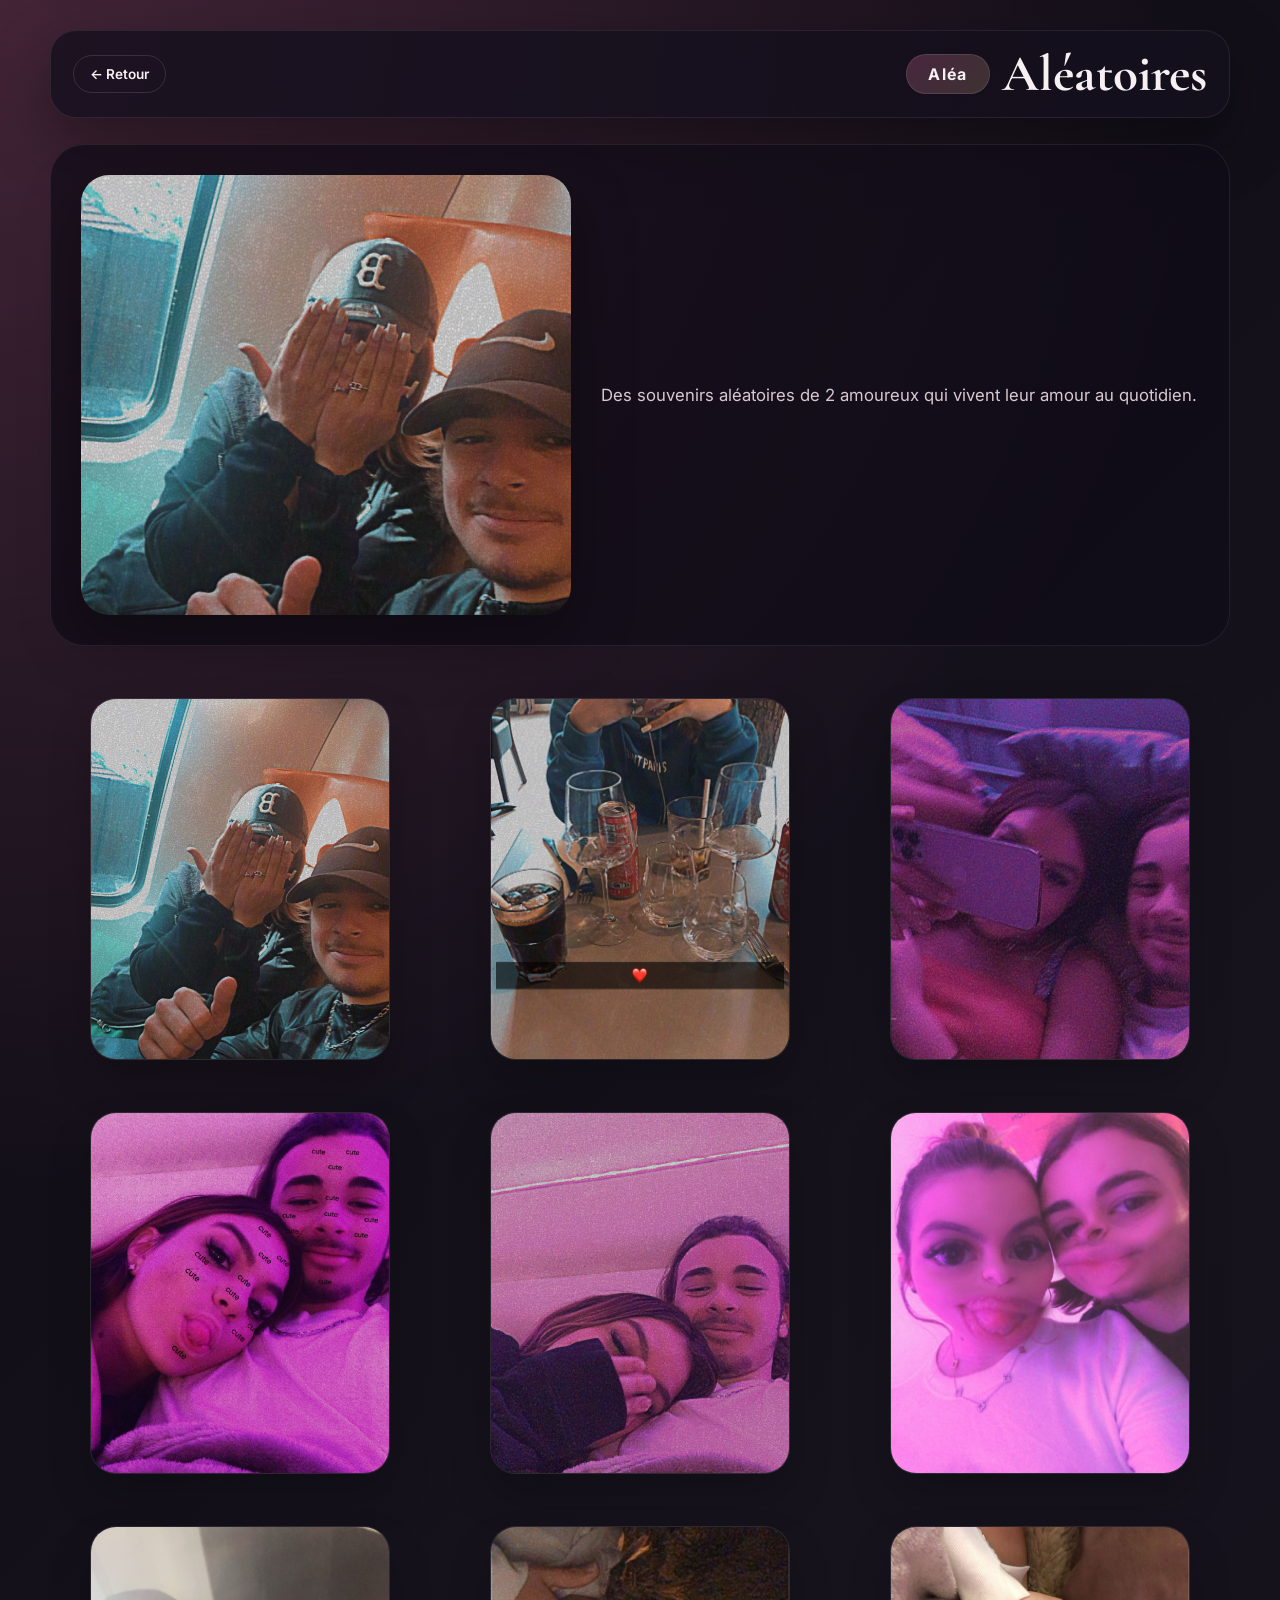
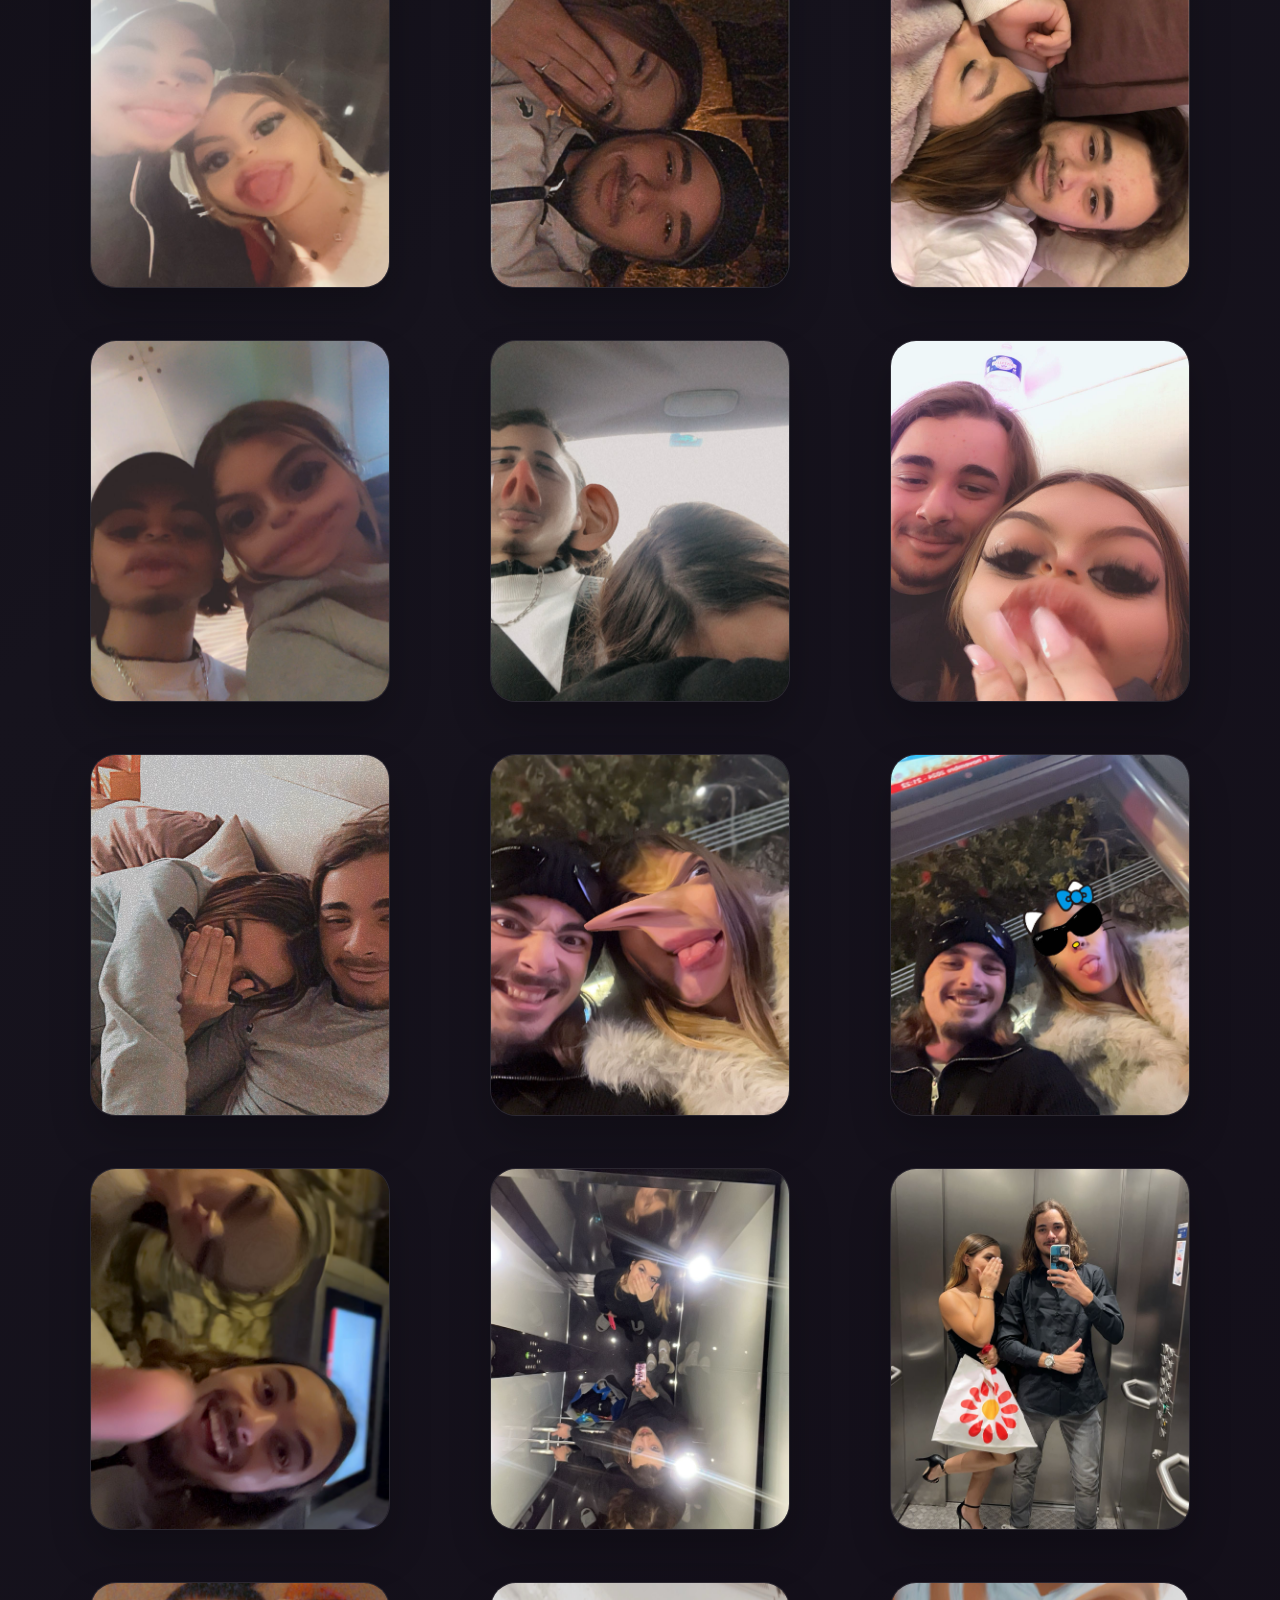
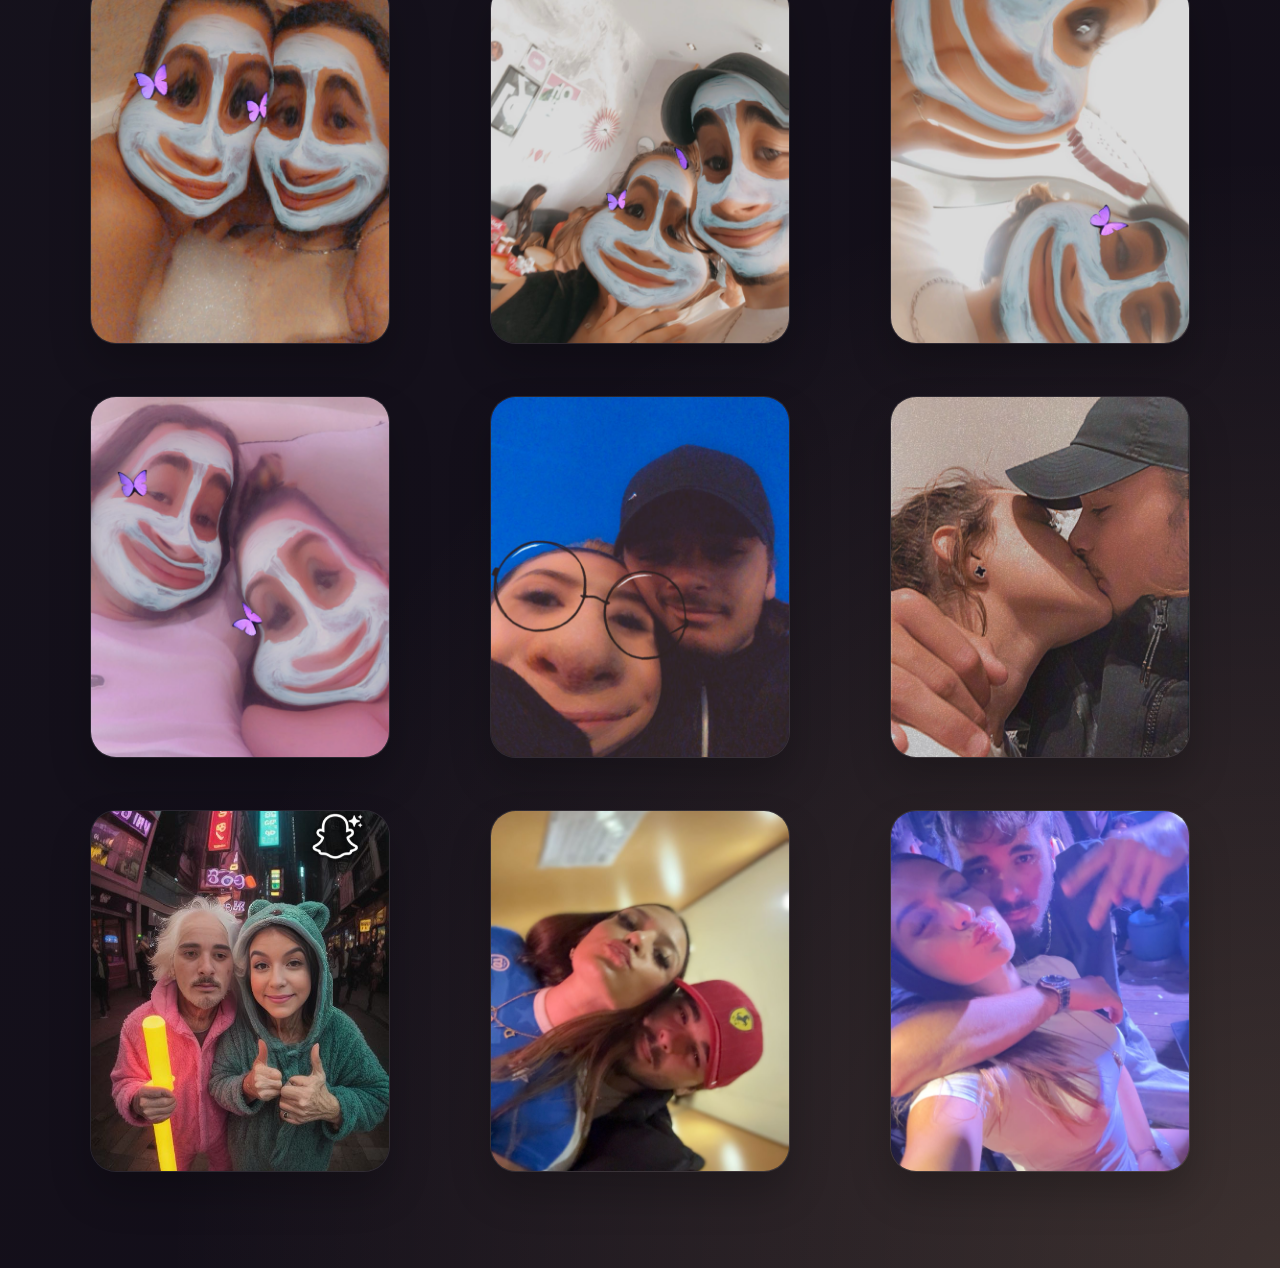
<file: aleatoire.html>
<!DOCTYPE html>
<html lang="fr">
  <head>
    <meta charset="UTF-8" />
    <meta name="viewport" content="width=device-width, initial-scale=1.0" />
    <title>Aléatoire</title>
    <meta name="description" content="Photos aléatoires de notre histoire." />
    <link rel="preconnect" href="https://fonts.googleapis.com" />
    <link rel="preconnect" href="https://fonts.gstatic.com" crossorigin />
    <link href="https://fonts.googleapis.com/css2?family=Cormorant+Garamond:wght@400;500;600;700&family=Inter:wght@400;500;600;700&display=swap" rel="stylesheet" />
    <link rel="stylesheet" href="style.css" />
  </head>
  <body class="story-body">
    <div class="story-page-shell">
      <header class="story-header">
        <a class="story-back" href="index.html">← Retour</a>
        <div class="story-title-wrap">
          <span class="story-tag">Aléa</span>
          <h1>Aléatoires</h1>
        </div>
      </header>

      <main>
        <section class="story-hero">
          <img src="photo_aleatoire/IMG_1151.JPG" alt="Photo aléatoire" />
          <div class="story-copy">
            <p>Des souvenirs aléatoires de 2 amoureux qui vivent leur amour au quotidien.</p>
          </div>
        </section>

        <section class="story-gallery" aria-label="Galerie aléatoire">
          <figure class="story-card"><img src="photo_aleatoire/IMG_1151.JPG" alt="Photo aléatoire 1" loading="lazy" /></figure>
          <figure class="story-card"><img src="photo_aleatoire/IMG_1152.JPG" alt="Photo aléatoire 2" loading="lazy" /></figure>
          <figure class="story-card"><img src="photo_aleatoire/IMG_1153.JPG" alt="Photo aléatoire 3" loading="lazy" /></figure>
          <figure class="story-card"><img src="photo_aleatoire/IMG_1154.JPG" alt="Photo aléatoire 4" loading="lazy" /></figure>
          <figure class="story-card"><img src="photo_aleatoire/IMG_1155.JPG" alt="Photo aléatoire 5" loading="lazy" /></figure>
          <figure class="story-card"><img src="photo_aleatoire/IMG_1156.JPG" alt="Photo aléatoire 6" loading="lazy" /></figure>
          <figure class="story-card"><img src="photo_aleatoire/IMG_1157.JPG" alt="Photo aléatoire 7" loading="lazy" /></figure>
          <figure class="story-card"><img src="photo_aleatoire/IMG_1158.JPG" alt="Photo aléatoire 8" loading="lazy" /></figure>
          <figure class="story-card"><img src="photo_aleatoire/IMG_1159.JPG" alt="Photo aléatoire 9" loading="lazy" /></figure>
          <figure class="story-card"><img src="photo_aleatoire/IMG_1160.JPG" alt="Photo aléatoire 10" loading="lazy" /></figure>
          <figure class="story-card"><img src="photo_aleatoire/IMG_1161.JPG" alt="Photo aléatoire 11" loading="lazy" /></figure>
          <figure class="story-card"><img src="photo_aleatoire/IMG_1162.JPG" alt="Photo aléatoire 12" loading="lazy" /></figure>
          <figure class="story-card"><img src="photo_aleatoire/IMG_1163.JPG" alt="Photo aléatoire 13" loading="lazy" /></figure>
          <figure class="story-card"><img src="photo_aleatoire/IMG_1164.JPG" alt="Photo aléatoire 14" loading="lazy" /></figure>
          <figure class="story-card"><img src="photo_aleatoire/IMG_1165.JPG" alt="Photo aléatoire 15" loading="lazy" /></figure>
          <figure class="story-card"><img src="photo_aleatoire/IMG_1166.JPG" alt="Photo aléatoire 16" loading="lazy" /></figure>
          <figure class="story-card"><img src="photo_aleatoire/IMG_1167.JPG" alt="Photo aléatoire 17" loading="lazy" /></figure>
          <figure class="story-card"><img src="photo_aleatoire/IMG_1168.JPG" alt="Photo aléatoire 18" loading="lazy" /></figure>
          <figure class="story-card"><img src="photo_aleatoire/IMG_1169.JPG" alt="Photo aléatoire 19" loading="lazy" /></figure>
          <figure class="story-card"><img src="photo_aleatoire/IMG_1170.JPG" alt="Photo aléatoire 20" loading="lazy" /></figure>
          <figure class="story-card"><img src="photo_aleatoire/IMG_1171.JPG" alt="Photo aléatoire 21" loading="lazy" /></figure>
          <figure class="story-card"><img src="photo_aleatoire/IMG_1172.JPG" alt="Photo aléatoire 22" loading="lazy" /></figure>
          <figure class="story-card"><img src="photo_aleatoire/IMG_1173.JPG" alt="Photo aléatoire 23" loading="lazy" /></figure>
          <figure class="story-card"><img src="photo_aleatoire/IMG_1174.JPG" alt="Photo aléatoire 24" loading="lazy" /></figure>
          <figure class="story-card"><img src="photo_aleatoire/IMG_1175.JPG" alt="Photo aléatoire 25" loading="lazy" /></figure>
          <figure class="story-card"><img src="photo_aleatoire/IMG_1176.JPG" alt="Photo aléatoire 26" loading="lazy" /></figure>
          <figure class="story-card"><img src="photo_aleatoire/IMG_1177.JPG" alt="Photo aléatoire 27" loading="lazy" /></figure>
        </section>
      </main>
    </div>

    <script>
      (() => {
        document.querySelectorAll('.lightbox, #lightbox').forEach((el) => el.remove());

        const modal = document.createElement('div');
        modal.id = 'fullImageModal';
        modal.setAttribute('aria-hidden', 'true');
        modal.style.position = 'fixed';
        modal.style.inset = '0';
        modal.style.display = 'none';
        modal.style.alignItems = 'center';
        modal.style.justifyContent = 'center';
        modal.style.padding = '32px';
        modal.style.background = 'rgba(10, 8, 14, 0.9)';
        modal.style.zIndex = '2147483647';
        modal.style.cursor = 'zoom-out';

        const closeBtn = document.createElement('button');
        closeBtn.type = 'button';
        closeBtn.setAttribute('aria-label', 'Fermer');
        closeBtn.textContent = '×';
        closeBtn.style.position = 'absolute';
        closeBtn.style.top = '20px';
        closeBtn.style.right = '20px';
        closeBtn.style.width = '46px';
        closeBtn.style.height = '46px';
        closeBtn.style.border = '0';
        closeBtn.style.borderRadius = '50%';
        closeBtn.style.background = 'rgba(255,255,255,0.12)';
        closeBtn.style.color = '#fff';
        closeBtn.style.fontSize = '2rem';
        closeBtn.style.cursor = 'pointer';

        const img = document.createElement('img');
        img.alt = '';
        img.style.maxWidth = '92vw';
        img.style.maxHeight = '90vh';
        img.style.objectFit = 'contain';
        img.style.borderRadius = '20px';
        img.style.boxShadow = '0 30px 70px rgba(0,0,0,0.45)';
        img.style.background = 'rgba(255,255,255,0.04)';

        modal.appendChild(closeBtn);
        modal.appendChild(img);
        document.body.appendChild(modal);

        let modalScrollY = 0;

        const closeModal = () => {
          modal.classList.remove('is-open');
          modal.style.display = 'none';
          modal.style.pointerEvents = 'none';
          modal.setAttribute('aria-hidden', 'true');
          document.body.classList.remove('lightbox-open');
          document.documentElement.classList.remove('lightbox-open');
          window.scrollTo({ top: modalScrollY, left: 0, behavior: 'auto' });
        };

        document.querySelectorAll('img').forEach((image) => {
          if (image.closest('#fullImageModal')) return;
          image.style.cursor = 'zoom-in';
          image.addEventListener('click', () => {
            const src = image.getAttribute('src');
            if (!src) return;
            modalScrollY = window.scrollY || window.pageYOffset || 0;
            img.src = src;
            img.alt = image.getAttribute('alt') || '';
            modal.classList.add('is-open');
            modal.style.display = 'flex';
            modal.style.pointerEvents = 'auto';
            modal.setAttribute('aria-hidden', 'false');
            document.body.classList.add('lightbox-open');
            document.documentElement.classList.add('lightbox-open');
          });
        });

        closeBtn.addEventListener('click', closeModal);
        modal.addEventListener('click', (event) => {
          if (event.target === modal) closeModal();
        });

        document.addEventListener('keydown', (event) => {
          if (event.key === 'Escape') closeModal();
        });
      })();
    </script>
  </body>
</html>
</file>
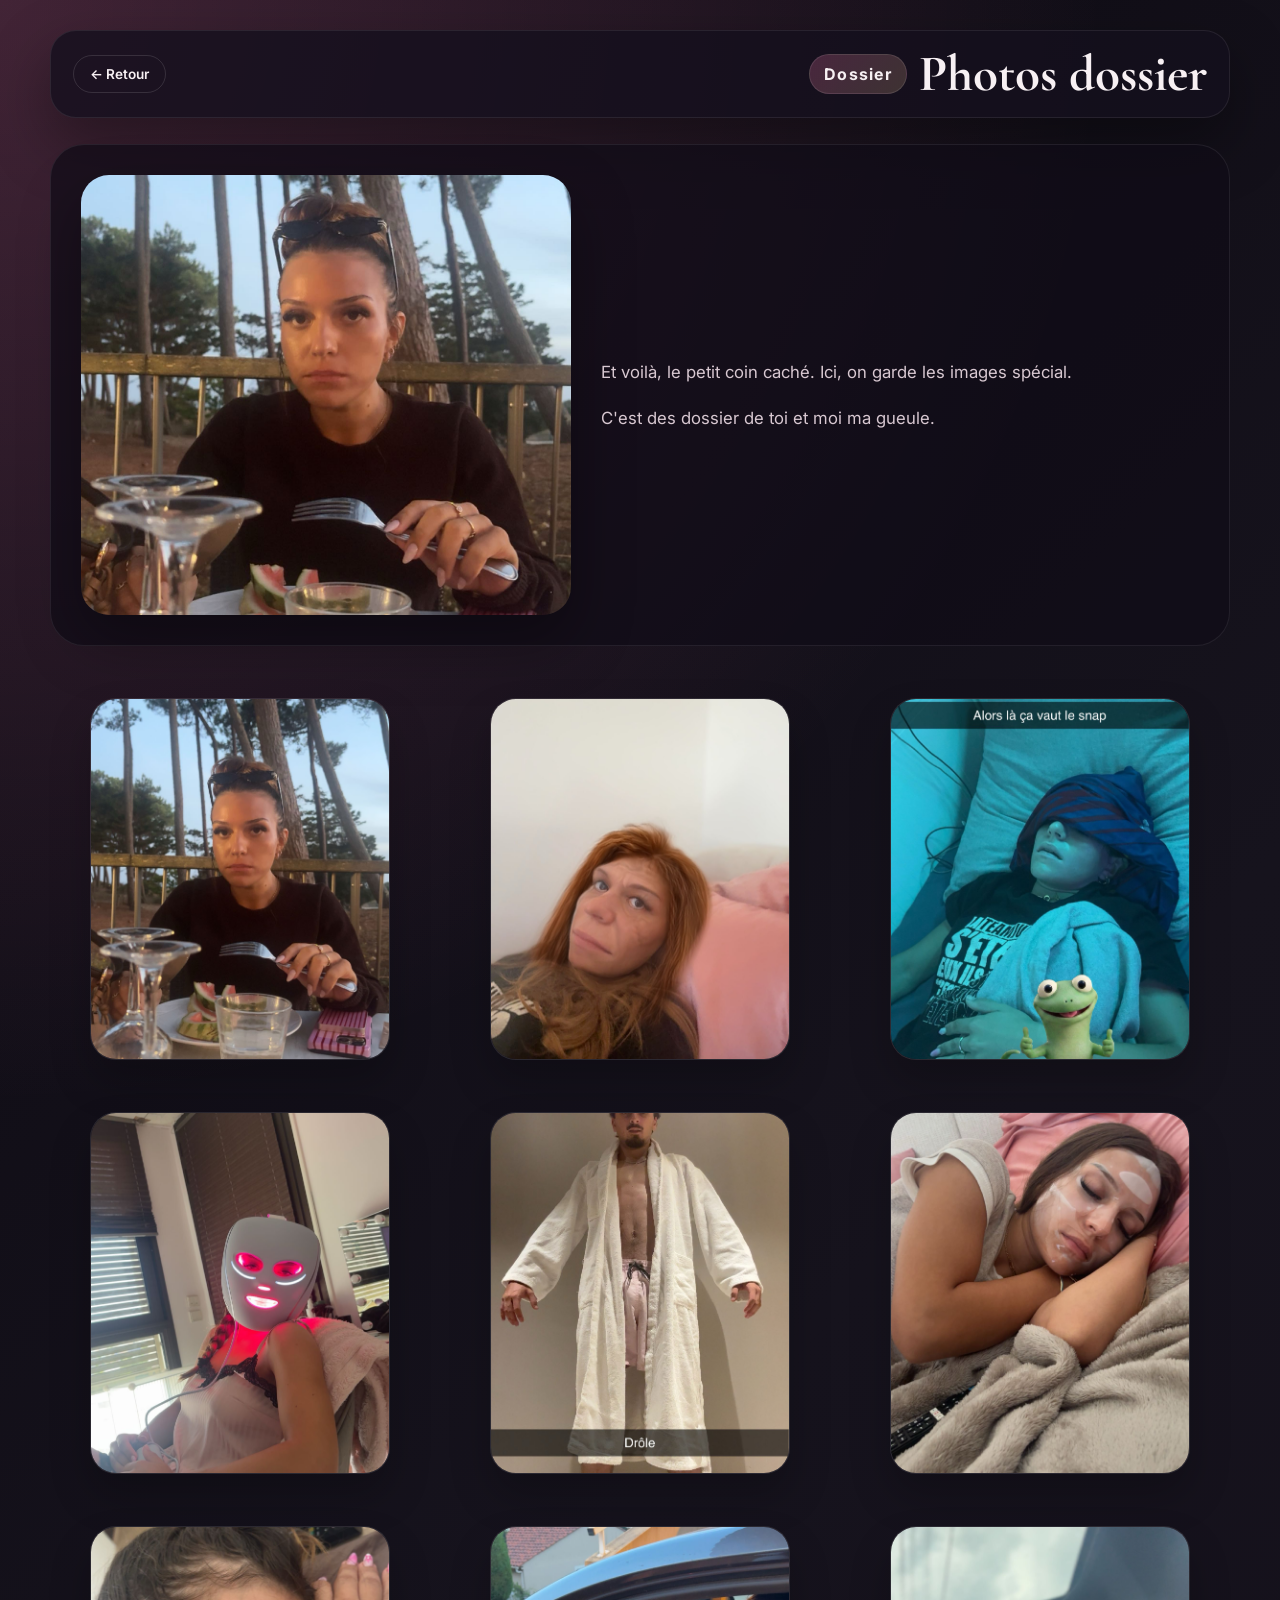
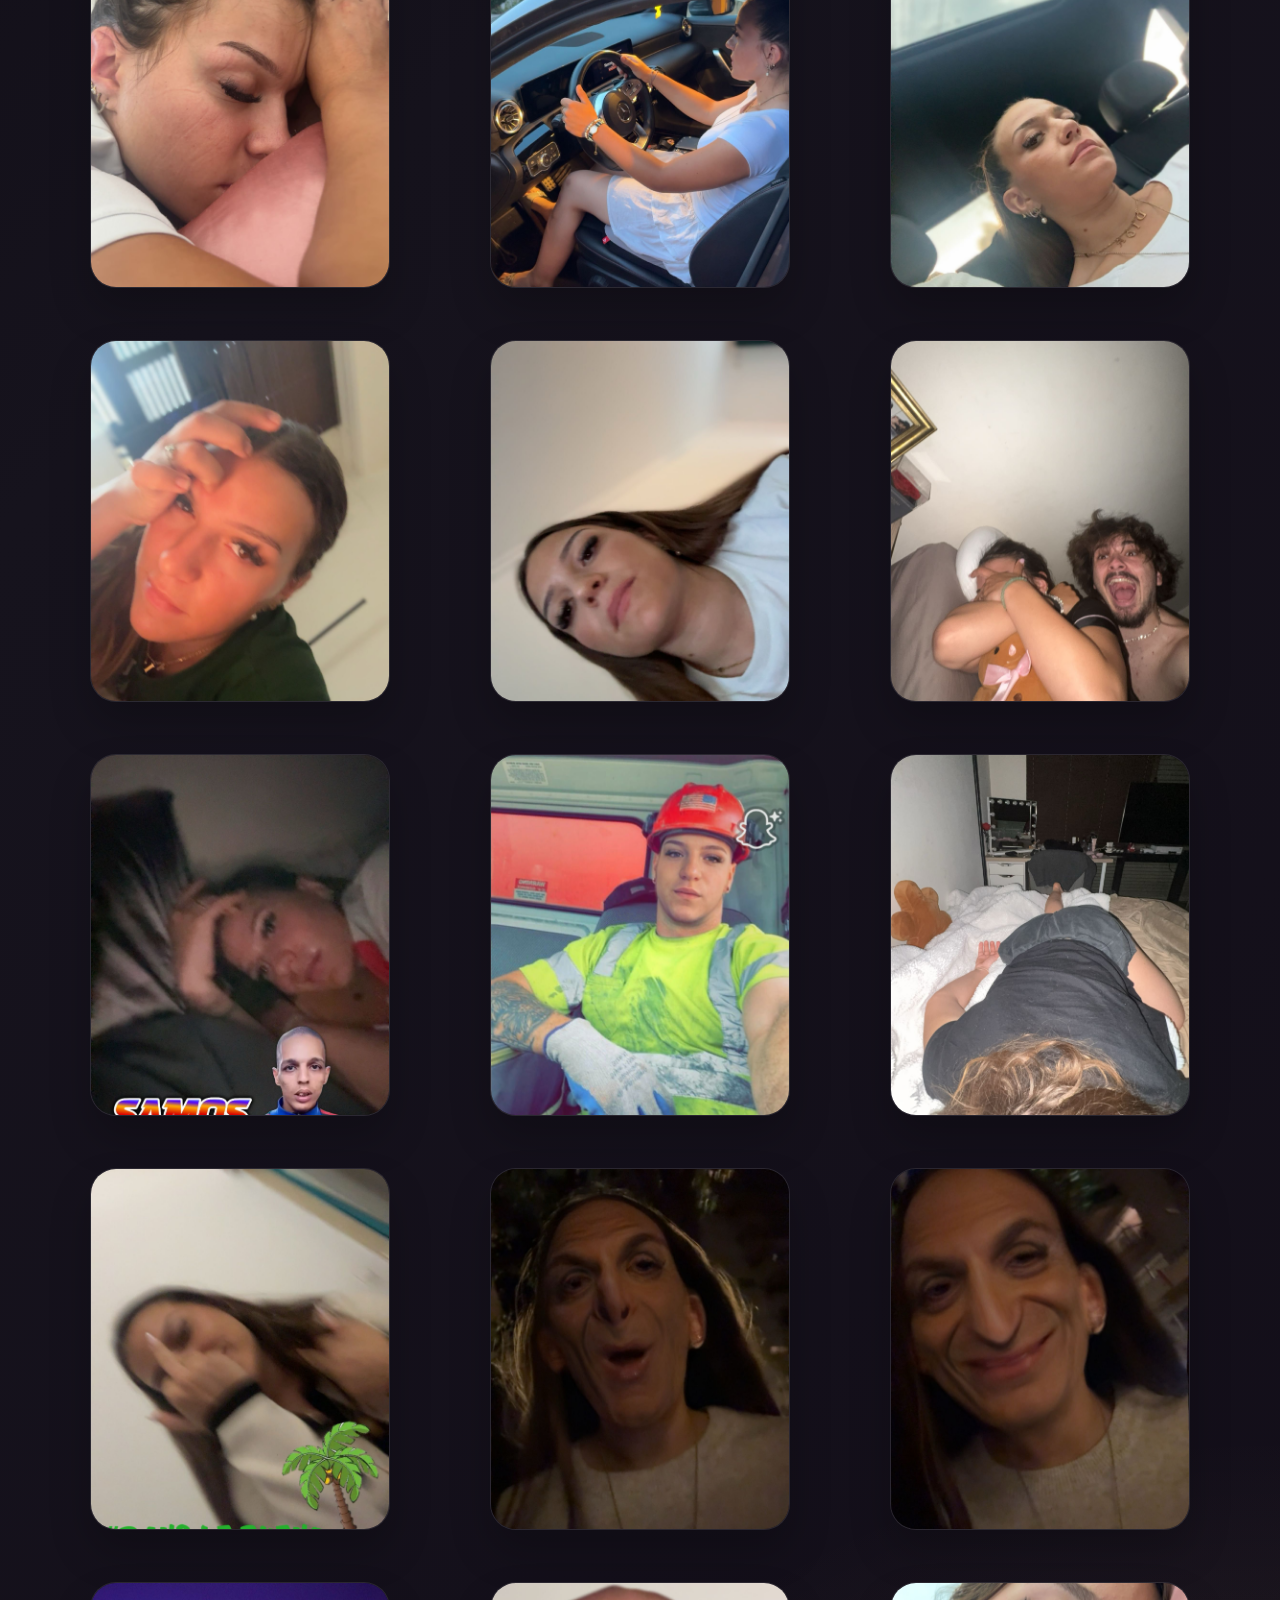
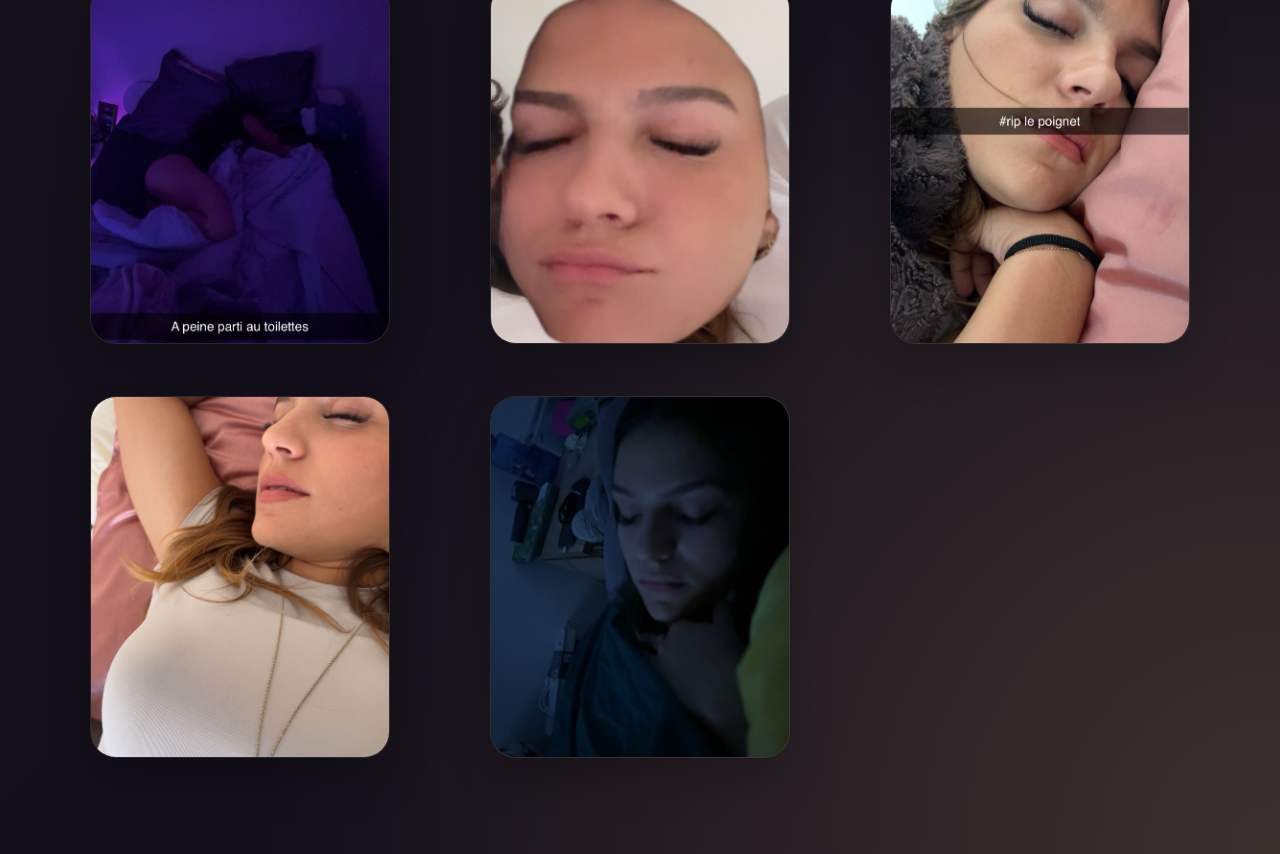
<file: dossier.html>
<!DOCTYPE html>
<html lang="fr">
  <head>
    <meta charset="UTF-8" />
    <meta name="viewport" content="width=device-width, initial-scale=1.0" />
    <title>Photos du dossier</title>
    <meta name="description" content="Galerie cachée des photos du dossier." />
    <link rel="preconnect" href="https://fonts.googleapis.com" />
    <link rel="preconnect" href="https://fonts.gstatic.com" crossorigin />
    <link href="https://fonts.googleapis.com/css2?family=Cormorant+Garamond:wght@400;500;600;700&family=Inter:wght@400;500;600;700&display=swap" rel="stylesheet" />
    <link rel="stylesheet" href="style.css" />
  </head>
  <body class="story-body">
    <div class="story-page-shell">
      <header class="story-header">
        <a class="story-back" href="index.html">← Retour</a>
        <div class="story-title-wrap">
          <span class="story-tag">Dossier</span>
          <h1>Photos dossier</h1>
        </div>
      </header>

      <main>
        <section class="story-hero">
          <img src="photo_dossier/IMG_1179.JPG" alt="Photo du dossier" />
          <div class="story-copy">
            <p>Et voilà, le petit coin caché. Ici, on garde les images spécial.</p>
            <p>C'est des dossier de toi et moi ma gueule.</p>
          </div>
        </section>

        <section class="story-gallery" aria-label="Galerie du dossier">
          <figure class="story-card"><img src="photo_dossier/IMG_1179.JPG" alt="Photo dossier 1" loading="lazy" /></figure>
          <figure class="story-card"><img src="photo_dossier/IMG_1180.JPG" alt="Photo dossier 2" loading="lazy" /></figure>
          <figure class="story-card"><img src="photo_dossier/IMG_1181.JPG" alt="Photo dossier 3" loading="lazy" /></figure>
          <figure class="story-card"><img src="photo_dossier/IMG_1182.JPG" alt="Photo dossier 4" loading="lazy" /></figure>
          <figure class="story-card"><img src="photo_dossier/IMG_1183.JPG" alt="Photo dossier 5" loading="lazy" /></figure>
          <figure class="story-card"><img src="photo_dossier/IMG_1184.JPG" alt="Photo dossier 6" loading="lazy" /></figure>
          <figure class="story-card"><img src="photo_dossier/IMG_1185.JPG" alt="Photo dossier 7" loading="lazy" /></figure>
          <figure class="story-card"><img src="photo_dossier/IMG_1186.JPG" alt="Photo dossier 8" loading="lazy" /></figure>
          <figure class="story-card"><img src="photo_dossier/IMG_1187.JPG" alt="Photo dossier 9" loading="lazy" /></figure>
          <figure class="story-card"><img src="photo_dossier/IMG_1188.JPG" alt="Photo dossier 10" loading="lazy" /></figure>
          <figure class="story-card"><img src="photo_dossier/IMG_1189.JPG" alt="Photo dossier 11" loading="lazy" /></figure>
          <figure class="story-card"><img src="photo_dossier/IMG_1190.JPG" alt="Photo dossier 12" loading="lazy" /></figure>
          <figure class="story-card"><img src="photo_dossier/IMG_1191.JPG" alt="Photo dossier 13" loading="lazy" /></figure>
          <figure class="story-card"><img src="photo_dossier/IMG_1192.JPG" alt="Photo dossier 14" loading="lazy" /></figure>
          <figure class="story-card"><img src="photo_dossier/IMG_1193.JPG" alt="Photo dossier 15" loading="lazy" /></figure>
          <figure class="story-card"><img src="photo_dossier/IMG_1194.JPG" alt="Photo dossier 16" loading="lazy" /></figure>
          <figure class="story-card"><img src="photo_dossier/IMG_1195.JPG" alt="Photo dossier 17" loading="lazy" /></figure>
          <figure class="story-card"><img src="photo_dossier/IMG_1196.JPG" alt="Photo dossier 18" loading="lazy" /></figure>
          <figure class="story-card"><img src="photo_dossier/IMG_1197.JPG" alt="Photo dossier 19" loading="lazy" /></figure>
          <figure class="story-card"><img src="photo_dossier/IMG_1198.JPG" alt="Photo dossier 20" loading="lazy" /></figure>
          <figure class="story-card"><img src="photo_dossier/IMG_1199.JPG" alt="Photo dossier 21" loading="lazy" /></figure>
          <figure class="story-card"><img src="photo_dossier/IMG_1200.JPG" alt="Photo dossier 22" loading="lazy" /></figure>
          <figure class="story-card"><img src="photo_dossier/IMG_1201.JPG" alt="Photo dossier 23" loading="lazy" /></figure>
        </section>
      </main>
    </div>

    <script>
      (() => {
        document.querySelectorAll('.lightbox, #lightbox').forEach((el) => el.remove());

        const modal = document.createElement('div');
        modal.id = 'fullImageModal';
        modal.setAttribute('aria-hidden', 'true');
        modal.style.position = 'fixed';
        modal.style.inset = '0';
        modal.style.display = 'none';
        modal.style.alignItems = 'center';
        modal.style.justifyContent = 'center';
        modal.style.padding = '32px';
        modal.style.background = 'rgba(10, 8, 14, 0.9)';
        modal.style.zIndex = '2147483647';
        modal.style.cursor = 'zoom-out';

        const closeBtn = document.createElement('button');
        closeBtn.type = 'button';
        closeBtn.setAttribute('aria-label', 'Fermer');
        closeBtn.textContent = '×';
        closeBtn.style.position = 'absolute';
        closeBtn.style.top = '20px';
        closeBtn.style.right = '20px';
        closeBtn.style.width = '46px';
        closeBtn.style.height = '46px';
        closeBtn.style.border = '0';
        closeBtn.style.borderRadius = '50%';
        closeBtn.style.background = 'rgba(255,255,255,0.12)';
        closeBtn.style.color = '#fff';
        closeBtn.style.fontSize = '2rem';
        closeBtn.style.cursor = 'pointer';

        const img = document.createElement('img');
        img.alt = '';
        img.style.maxWidth = '92vw';
        img.style.maxHeight = '90vh';
        img.style.objectFit = 'contain';
        img.style.borderRadius = '20px';
        img.style.boxShadow = '0 30px 70px rgba(0,0,0,0.45)';
        img.style.background = 'rgba(255,255,255,0.04)';

        modal.appendChild(closeBtn);
        modal.appendChild(img);
        document.body.appendChild(modal);

        let modalScrollY = 0;

        const closeModal = () => {
          modal.classList.remove('is-open');
          modal.style.display = 'none';
          modal.style.pointerEvents = 'none';
          modal.setAttribute('aria-hidden', 'true');
          document.body.classList.remove('lightbox-open');
          document.documentElement.classList.remove('lightbox-open');
          window.scrollTo({ top: modalScrollY, left: 0, behavior: 'auto' });
        };

        document.querySelectorAll('img').forEach((image) => {
          if (image.closest('#fullImageModal')) return;
          image.style.cursor = 'zoom-in';
          image.addEventListener('click', () => {
            const src = image.getAttribute('src');
            if (!src) return;
            modalScrollY = window.scrollY || window.pageYOffset || 0;
            img.src = src;
            img.alt = image.getAttribute('alt') || '';
            modal.classList.add('is-open');
            modal.style.display = 'flex';
            modal.style.pointerEvents = 'auto';
            modal.setAttribute('aria-hidden', 'false');
            document.body.classList.add('lightbox-open');
            document.documentElement.classList.add('lightbox-open');
          });
        });

        closeBtn.addEventListener('click', closeModal);
        modal.addEventListener('click', (event) => {
          if (event.target === modal) closeModal();
        });

        document.addEventListener('keydown', (event) => {
          if (event.key === 'Escape') closeModal();
        });
      })();
    </script>
  </body>
</html>
</file>
<file: style.css>
:root {
  --bg: #120f1a;
  --panel: rgba(23, 18, 32, 0.8);
  --panel-strong: rgba(33, 27, 43, 0.96);
  --line: rgba(255, 255, 255, 0.08);
  --text: #f7f0f3;
  --muted: #d8c8d1;
  --soft: #f9c5d5;
  --pink: #ff7ab6;
  --rose: #ff9ec3;
  --gold: #f8d39a;
  --shadow: 0 25px 60px rgba(0, 0, 0, 0.35);
}

* {
  box-sizing: border-box;
}

html {
  scroll-behavior: smooth;
}

body {
  margin: 0;
  min-height: 100vh;
  font-family: "Inter", sans-serif;
  color: var(--text);
  background:
    radial-gradient(circle at top left, rgba(255, 128, 182, 0.28), transparent 30%),
    radial-gradient(circle at bottom right, rgba(255, 214, 156, 0.18), transparent 26%),
    linear-gradient(135deg, #0e0b15 0%, #17131d 40%, #100d17 100%);
}

html.lightbox-open,
body.lightbox-open {
  overflow: hidden;
}

img {
  display: block;
  max-width: 100%;
  cursor: zoom-in;
}

#fullImageModal,
#lightbox,
.lightbox {
  position: fixed !important;
  inset: 0 !important;
  width: 100vw !important;
  height: 100vh !important;
  display: none !important;
  align-items: center;
  justify-content: center;
  padding: 32px;
  background: rgba(10, 8, 14, 0.86);
  backdrop-filter: blur(10px);
  z-index: 2147483647 !important;
  opacity: 0;
  visibility: hidden;
  pointer-events: none;
  transition: opacity 0.2s ease, visibility 0.2s ease;
}

#fullImageModal.is-open,
#fullImageModal.open,
#fullImageModal.active,
#lightbox.is-open,
#lightbox.open,
#lightbox.active,
.lightbox.is-open,
.lightbox.open,
.lightbox.active {
  display: flex !important;
  opacity: 1;
  visibility: visible;
  pointer-events: auto;
}

#fullImageModal img,
.lightbox-content img {
  display: block;
  max-width: min(92vw, 1100px);
  max-height: 90vh;
  width: auto;
  object-fit: contain;
  border-radius: 20px;
  box-shadow: 0 30px 70px rgba(0, 0, 0, 0.45);
  background: rgba(255, 255, 255, 0.04);
}

#fullImageModal button,
.lightbox-close {
  position: absolute;
  top: 20px;
  right: 20px;
  width: 46px;
  height: 46px;
  border: 0;
  border-radius: 50%;
  background: rgba(255, 255, 255, 0.12);
  color: #fff;
  font-size: 2rem;
  line-height: 1;
  cursor: pointer;
}

.lightbox-close {
  position: absolute;
  top: -42px;
  right: 0;
  width: 46px;
  height: 46px;
  border: 0;
  border-radius: 50%;
  background: rgba(255, 255, 255, 0.12);
  color: #fff;
  font-size: 2rem;
  cursor: pointer;
}

.page-shell {
  width: min(1200px, calc(100% - 32px));
  margin: 0 auto;
  padding: 28px 0 80px;
}

.topbar {
  position: sticky;
  top: 20px;
  z-index: 100;
  display: flex;
  justify-content: space-between;
  align-items: center;
  gap: 16px;
  padding: 18px 22px;
  border: 1px solid var(--line);
  border-radius: 999px;
  background: rgba(17, 12, 24, 0.7);
  backdrop-filter: blur(18px);
  box-shadow: var(--shadow);
}

.brand-wrap {
  display: inline-flex;
  align-items: center;
  gap: 10px;
}

.brand-mark {
  display: inline-grid;
  place-items: center;
  width: 28px;
  height: 28px;
  border-radius: 50%;
  background: linear-gradient(135deg, var(--pink), var(--gold));
  color: #fff;
  font-size: 14px;
  box-shadow: 0 12px 25px rgba(255, 122, 182, 0.45);
}

.brand-name {
  font-family: "Cormorant Garamond", serif;
  font-size: clamp(1.3rem, 2vw, 2rem);
  font-weight: 600;
  letter-spacing: 0.04em;
}

.year-nav {
  display: flex;
  align-items: center;
  justify-content: flex-end;
  flex-wrap: wrap;
  gap: 12px;
}

.year-nav a {
  color: var(--muted);
  text-decoration: none;
  font-size: 0.85rem;
  font-weight: 600;
  letter-spacing: 0.08em;
  text-transform: uppercase;
  padding: 8px 12px;
  border-radius: 999px;
  transition: all 0.25s ease;
}

.year-nav a:hover {
  background: rgba(255, 255, 255, 0.06);
  color: var(--text);
}

.hero {
  display: grid;
  grid-template-columns: 1.05fr 0.95fr;
  align-items: center;
  gap: 42px;
  padding: 76px 0 32px;
}

.eyebrow {
  margin: 0 0 18px;
  color: var(--gold);
  text-transform: uppercase;
  letter-spacing: 0.2em;
  font-size: 0.7rem;
  font-weight: 700;
}

.hero-copy h1 {
  margin: 0;
  font-family: "Cormorant Garamond", serif;
  font-size: clamp(3.2rem, 6vw, 6rem);
  line-height: 0.93;
  letter-spacing: -0.04em;
}

.lead {
  max-width: 560px;
  margin: 22px 0 0;
  color: var(--muted);
  font-size: 1.03rem;
  line-height: 1.8;
}

.hero-actions {
  display: flex;
  align-items: center;
  flex-wrap: wrap;
  gap: 16px;
  margin-top: 28px;
}

.primary-btn,
.ghost-btn {
  display: inline-flex;
  align-items: center;
  justify-content: center;
  min-height: 48px;
  padding: 0 22px;
  border-radius: 999px;
  font-weight: 600;
  text-decoration: none;
  transition: transform 0.25s ease, box-shadow 0.25s ease, background 0.25s ease;
}

.primary-btn {
  background: linear-gradient(135deg, var(--pink), var(--gold));
  color: #1a1118;
  box-shadow: 0 20px 35px rgba(255, 122, 182, 0.32);
}

.ghost-btn {
  border: 1px solid rgba(255, 255, 255, 0.16);
  background: rgba(255, 255, 255, 0.02);
  color: var(--text);
}

.primary-btn:hover,
.ghost-btn:hover {
  transform: translateY(-2px);
}

.hero-collage {
  position: relative;
  min-height: 620px;
}

.photo-stack {
  position: absolute;
  overflow: hidden;
  border-radius: 28px;
  border: 1px solid rgba(255, 255, 255, 0.08);
  box-shadow: var(--shadow);
  background: rgba(255, 255, 255, 0.05);
}

.photo-stack img {
  width: 100%;
  height: 100%;
  object-fit: cover;
  filter: saturate(1.1) contrast(1.08);
}

.photo-1 {
  top: 0;
  right: 40px;
  width: 58%;
  height: 62%;
  transform: rotate(7deg);
}

.photo-2 {
  bottom: 22px;
  left: 60px;
  width: 52%;
  height: 48%;
  transform: rotate(-8deg);
}

.photo-3 {
  right: 110px;
  bottom: 0;
  width: 40%;
  height: 35%;
  transform: rotate(12deg);
}

.timeline-intro {
  padding: 36px 0 12px;
}

.timeline-intro p {
  margin: 0;
  color: var(--gold);
  text-transform: uppercase;
  letter-spacing: 0.18em;
  font-size: 0.72rem;
  font-weight: 700;
}

.timeline-intro h2 {
  margin: 14px 0 0;
  font-family: "Cormorant Garamond", serif;
  font-size: clamp(2.2rem, 4vw, 3.6rem);
  line-height: 1;
}

.year-section {
  padding-top: 42px;
}

.year-header {
  display: flex;
  align-items: center;
  gap: 16px;
  margin-bottom: 22px;
}

.year-badge {
  display: inline-flex;
  align-items: center;
  justify-content: center;
  min-width: 90px;
  padding: 12px 18px;
  border-radius: 999px;
  background: linear-gradient(135deg, rgba(255, 122, 182, 0.2), rgba(248, 211, 154, 0.18));
  border: 1px solid rgba(255, 255, 255, 0.08);
  color: var(--text);
  font-size: 0.8rem;
  font-weight: 700;
  letter-spacing: 0.08em;
}

.year-header h3 {
  margin: 0;
  font-size: clamp(1.4rem, 2.5vw, 2.3rem);
  font-weight: 600;
}

.story-link {
  color: var(--text);
  text-decoration: none;
}

.story-link h3 {
  margin: 0;
  transition: color 0.25s ease, transform 0.25s ease;
}

.story-link:hover h3 {
  color: var(--gold);
  transform: translateX(3px);
}

.year-grid {
  display: grid;
  grid-template-columns: repeat(3, minmax(0, 1fr));
  gap: 20px;
}

.photo-card {
  position: relative;
  overflow: hidden;
  min-height: 320px;
  border-radius: 28px;
  border: 1px solid rgba(255, 255, 255, 0.08);
  background: rgba(255, 255, 255, 0.02);
  box-shadow: 0 24px 40px rgba(0, 0, 0, 0.22);
  transition: transform 0.35s ease, box-shadow 0.35s ease;
}

.photo-card:hover {
  transform: translateY(-8px) scale(1.01);
  box-shadow: 0 34px 50px rgba(0, 0, 0, 0.33);
}

.photo-card img {
  width: 100%;
  height: 100%;
  object-fit: cover;
  transition: transform 0.5s ease;
}

.photo-card:hover img {
  transform: scale(1.06);
}

.photo-card.tall {
  min-height: 430px;
}

.card-overlay {
  position: absolute;
  inset: auto 0 0 0;
  display: flex;
  align-items: center;
  justify-content: flex-start;
  min-height: 86px;
  padding: 20px 18px 16px;
  background: linear-gradient(180deg, rgba(11, 9, 14, 0) 0%, rgba(11, 9, 14, 0.82) 100%);
}

.card-overlay span {
  color: var(--text);
  font-weight: 600;
  letter-spacing: 0.04em;
}

.story-body {
  background:
    radial-gradient(circle at top left, rgba(255, 128, 182, 0.22), transparent 26%),
    radial-gradient(circle at bottom right, rgba(255, 214, 156, 0.18), transparent 24%),
    linear-gradient(135deg, #0d0a12 0%, #16131d 40%, #120d18 100%);
}

.story-page-shell {
  width: min(1180px, calc(100% - 28px));
  margin: 0 auto;
  padding: 30px 0 80px;
}

.story-header {
  display: flex;
  align-items: center;
  justify-content: space-between;
  gap: 18px;
  padding: 18px 22px;
  margin-bottom: 26px;
  border-radius: 26px;
  border: 1px solid rgba(255, 255, 255, 0.08);
  background: rgba(21, 16, 29, 0.8);
  box-shadow: var(--shadow);
}

.story-back {
  display: inline-flex;
  align-items: center;
  justify-content: center;
  padding: 10px 16px;
  border-radius: 999px;
  border: 1px solid rgba(255, 255, 255, 0.12);
  color: var(--text);
  text-decoration: none;
  font-size: 0.85rem;
  font-weight: 600;
}

.story-title-wrap {
  display: flex;
  align-items: center;
  justify-content: flex-end;
  gap: 12px;
  flex-wrap: wrap;
}

.story-tag {
  display: inline-flex;
  align-items: center;
  justify-content: center;
  min-width: 84px;
  padding: 9px 14px;
  border-radius: 999px;
  background: linear-gradient(135deg, rgba(255, 122, 182, 0.22), rgba(248, 211, 154, 0.18));
  border: 1px solid rgba(255, 255, 255, 0.1);
  color: var(--text);
  font-weight: 700;
  letter-spacing: 0.08em;
}

.story-title-wrap h1 {
  margin: 0;
  font-family: "Cormorant Garamond", serif;
  font-size: clamp(2.4rem, 4vw, 4rem);
  line-height: 0.98;
}

.story-hero {
  display: grid;
  grid-template-columns: 0.9fr 1.1fr;
  gap: 30px;
  align-items: center;
  margin-bottom: 36px;
  padding: 30px;
  border-radius: 34px;
  border: 1px solid rgba(255, 255, 255, 0.08);
  background: rgba(17, 12, 24, 0.7);
}

.story-hero img {
  width: 100%;
  height: 440px;
  object-fit: cover;
  border-radius: 28px;
  box-shadow: var(--shadow);
}

.story-copy {
  display: flex;
  flex-direction: column;
  gap: 16px;
}

.story-copy p {
  margin: 0;
  color: var(--muted);
  line-height: 1.8;
  font-size: 1.05rem;
}

.story-gallery {
  display: grid;
  grid-template-columns: repeat(3, minmax(0, 1fr));
  gap: 20px;
}

.secret-link-wrap {
  margin-top: 18px;
  padding-right: 12px;
  text-align: right;
}

.secret-link {
  display: inline-block;
  color: #ff4d6d;
  text-decoration: none;
  font-size: 18px;
  line-height: 1;
  letter-spacing: 0.2em;
  user-select: none;
  opacity: 0.9;
  text-shadow: 0 0 12px rgba(255, 77, 109, 0.45);
  transition: transform 0.2s ease, opacity 0.2s ease, color 0.2s ease;
}

.secret-link:hover,
.secret-link:focus-visible {
  color: #ff7b93;
  opacity: 1;
  transform: scale(1.1);
}

.story-card {
  overflow: hidden;
  border-radius: 26px;
  border: 1px solid rgba(255, 255, 255, 0.08);
  background: rgba(255, 255, 255, 0.02);
  box-shadow: 0 22px 40px rgba(0, 0, 0, 0.22);
}

.story-card img {
  width: 100%;
  height: 360px;
  object-fit: cover;
}

.story-card figcaption {
  padding: 16px 18px 18px;
  color: var(--muted);
  font-weight: 600;
  letter-spacing: 0.04em;
}

@media (max-width: 980px) {
  .hero {
    grid-template-columns: 1fr;
    text-align: center;
  }

  .hero-copy {
    display: flex;
    flex-direction: column;
    align-items: center;
  }

  .lead {
    max-width: 660px;
  }

  .hero-collage {
    width: min(100%, 600px);
    margin: 0 auto;
    min-height: 500px;
  }

  .year-grid {
    grid-template-columns: repeat(2, minmax(0, 1fr));
  }

  .story-hero {
    grid-template-columns: 1fr;
  }

  .story-gallery {
    grid-template-columns: repeat(2, minmax(0, 1fr));
  }
}

@media (max-width: 700px) {
  .page-shell {
    width: min(100% - 20px, 1200px);
  }

  .topbar {
    position: static;
    flex-direction: column;
    border-radius: 24px;
    padding: 18px 14px;
  }

  .year-nav {
    justify-content: center;
  }

  .hero {
    padding-top: 42px;
  }

  .hero-copy h1 {
    font-size: clamp(2.4rem, 14vw, 4rem);
  }

  .year-grid {
    grid-template-columns: 1fr;
  }

  .photo-card,
  .photo-card.tall {
    min-height: 320px;
  }

  .story-header {
    flex-direction: column;
    align-items: flex-start;
    border-radius: 22px;
  }

  .story-title-wrap {
    justify-content: flex-start;
  }

  .story-gallery {
    grid-template-columns: 1fr;
  }
}
</file>
